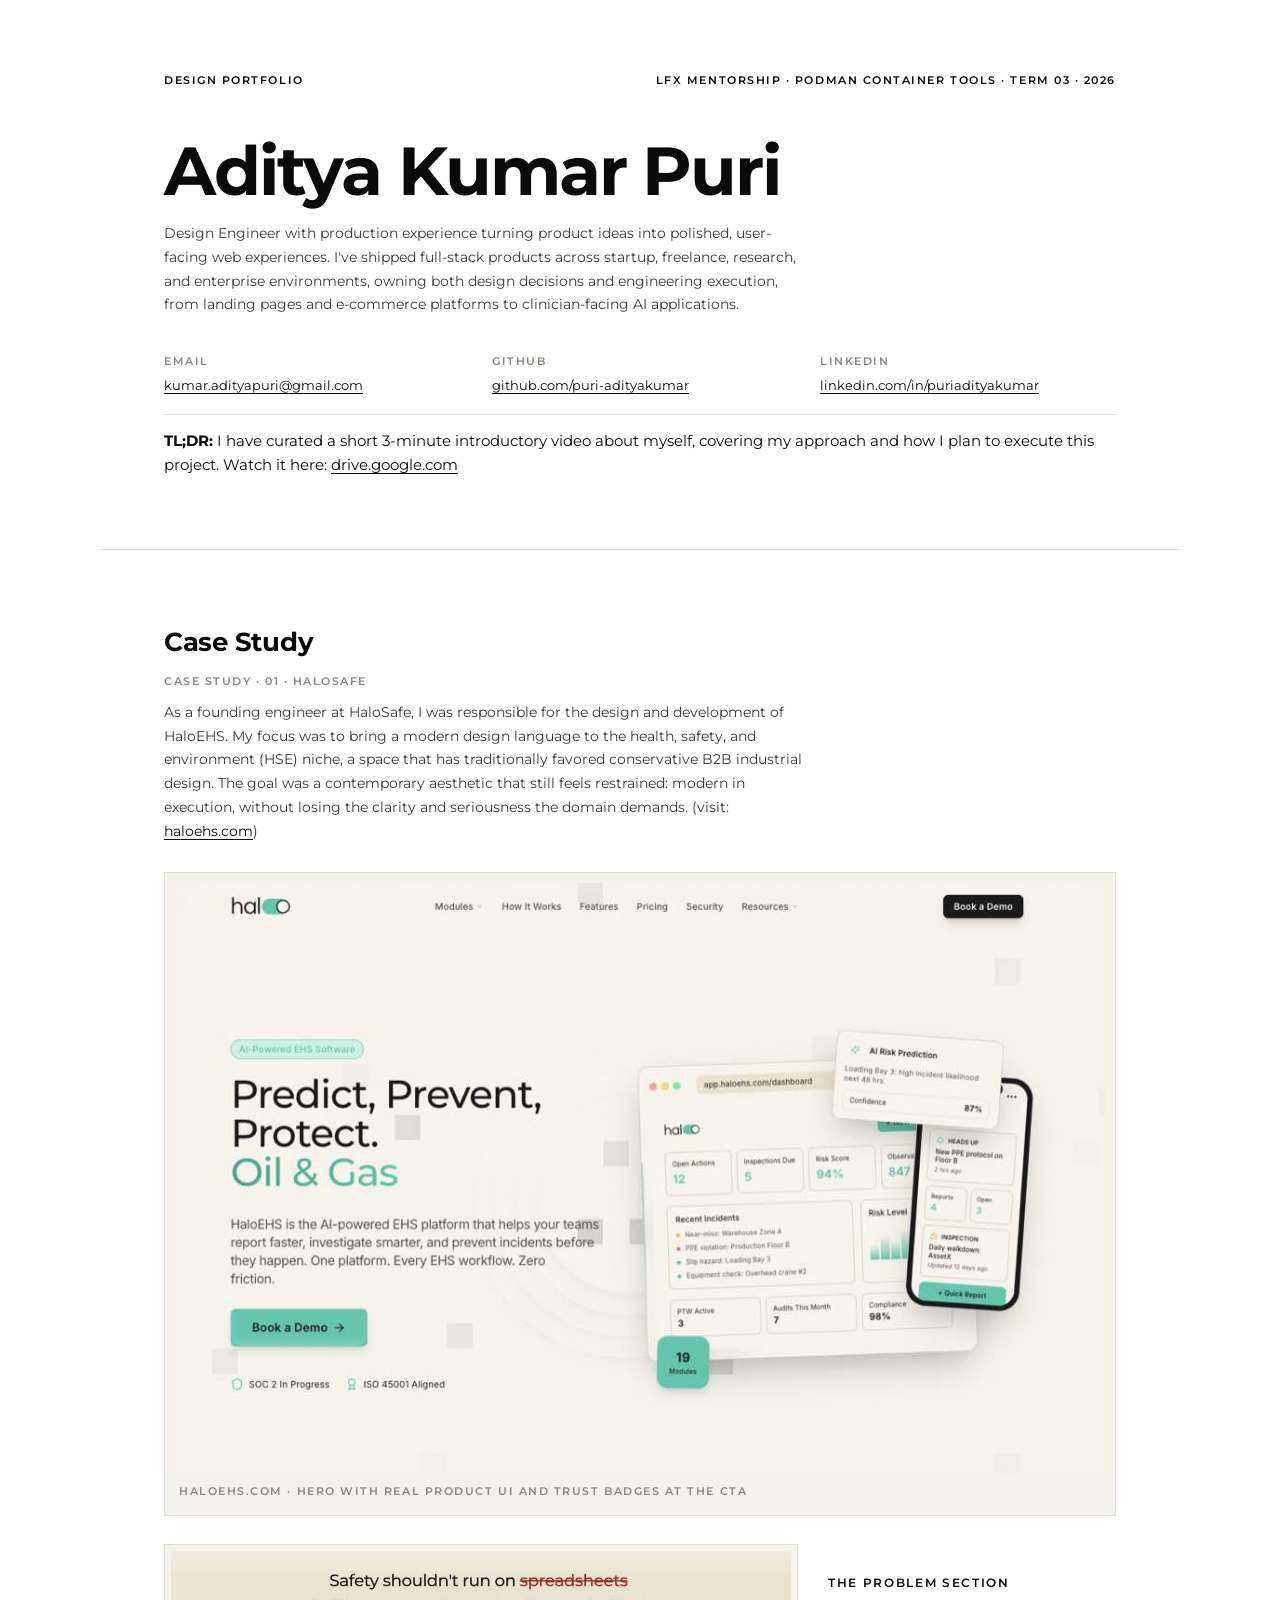
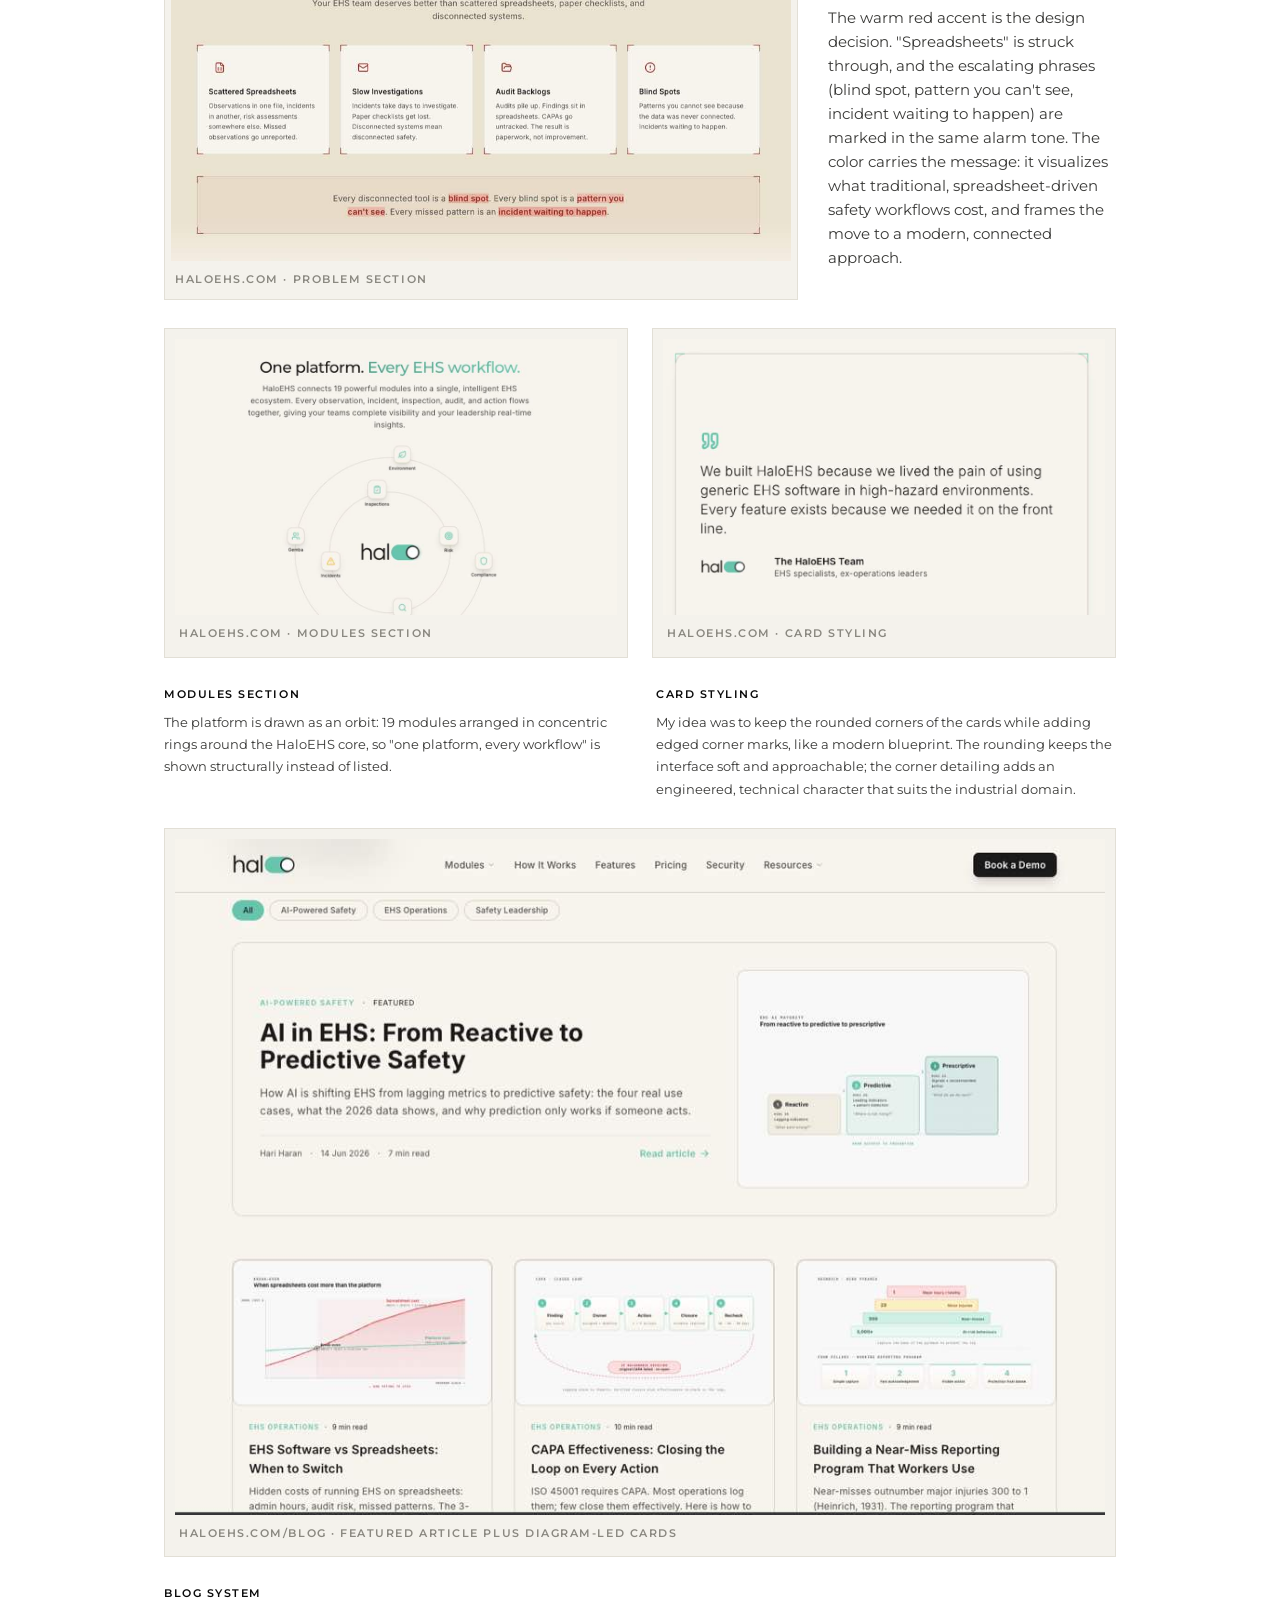
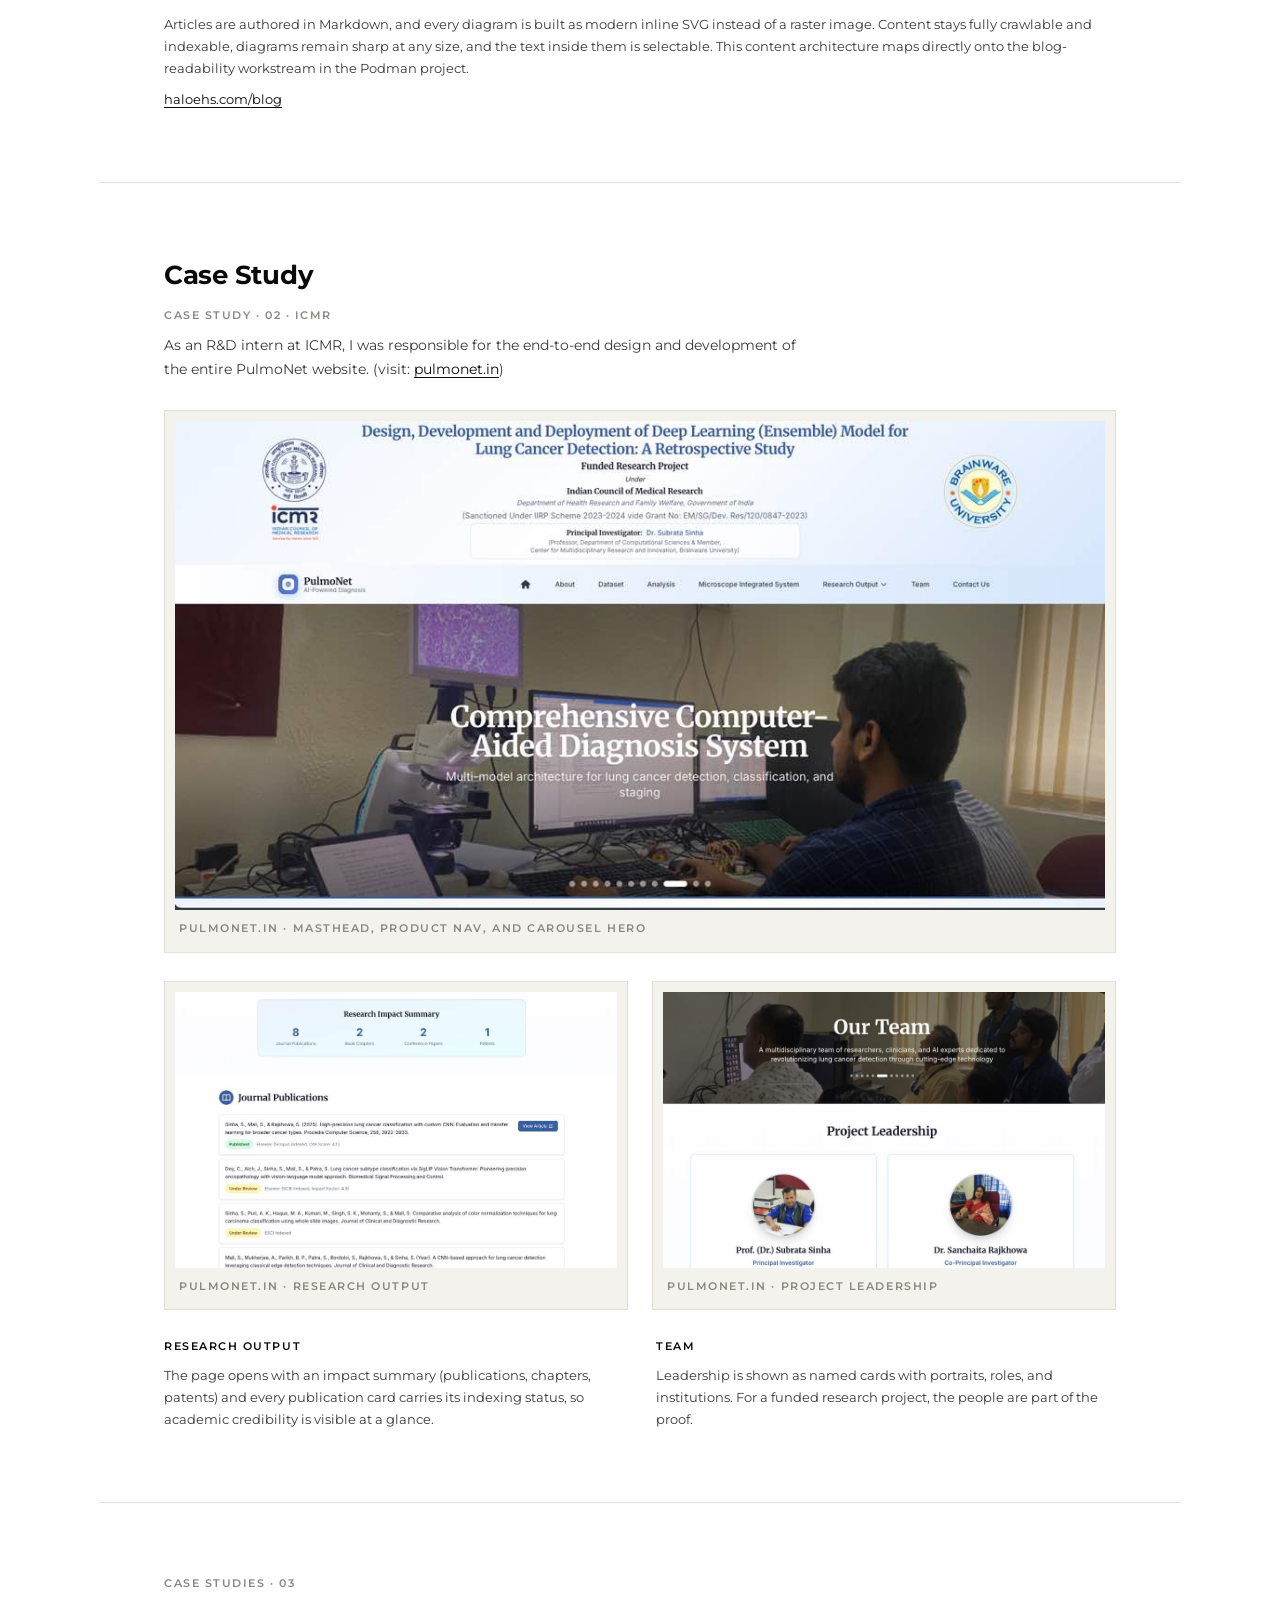
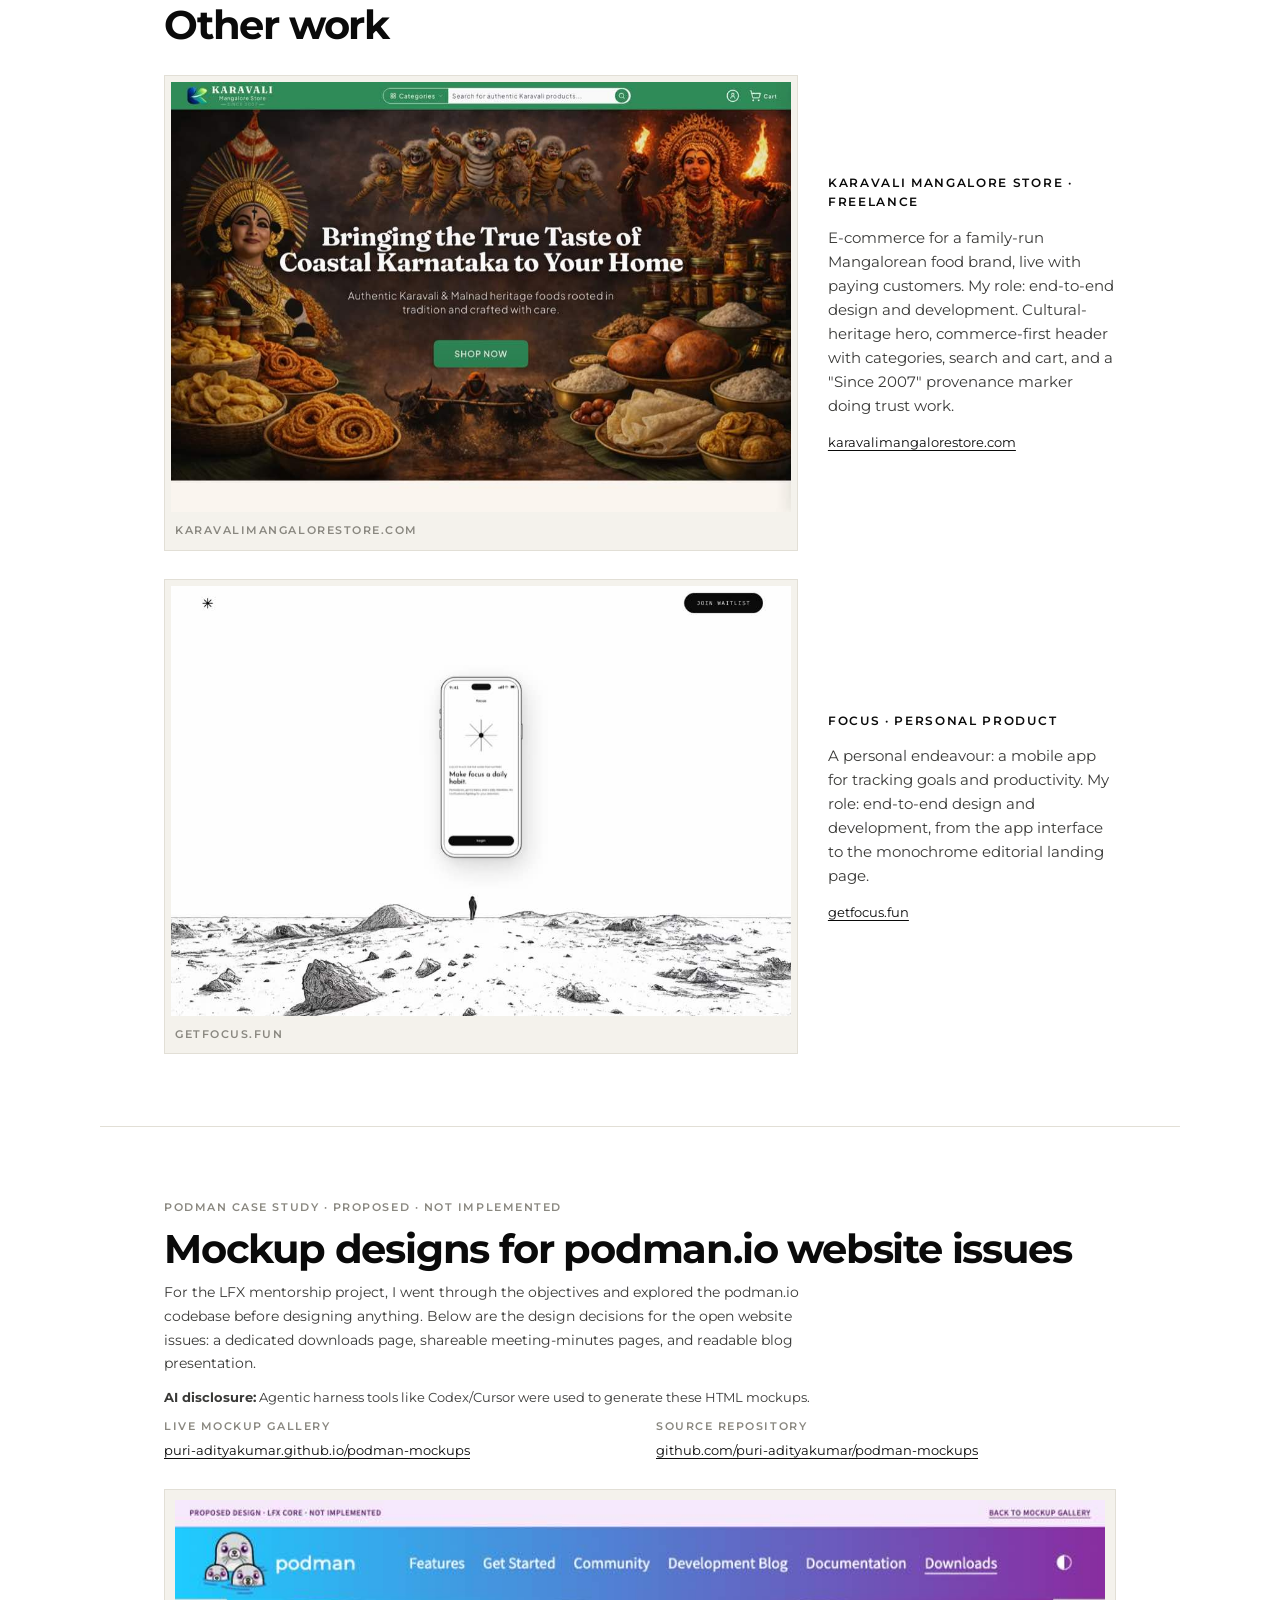
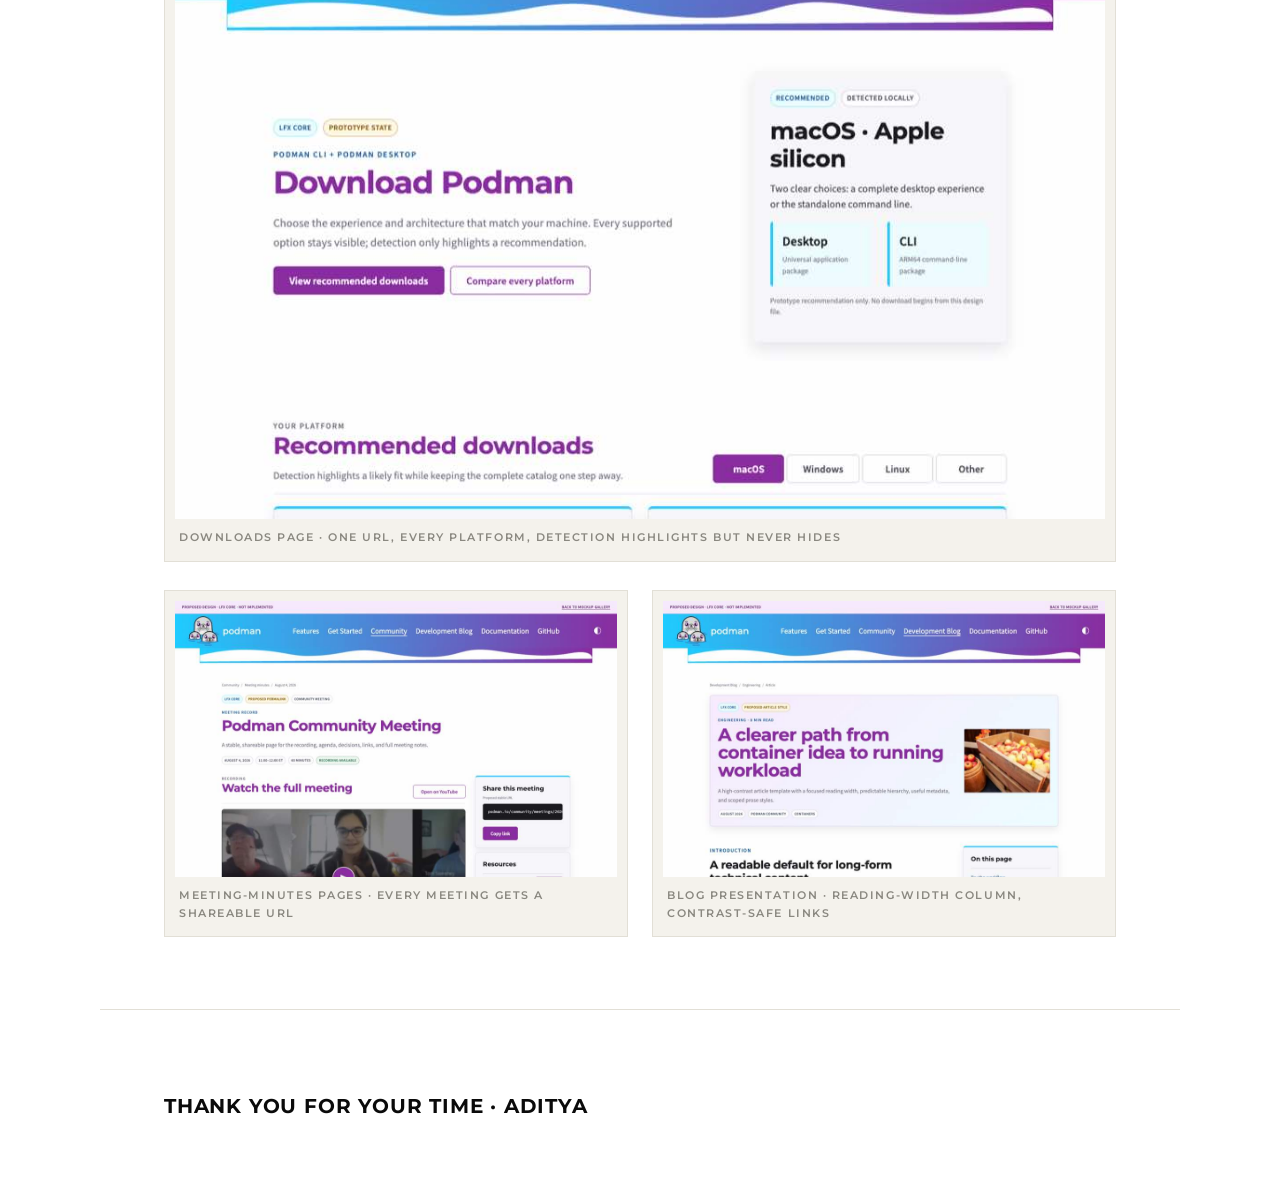
<file: portfolio/index.html>
<!doctype html>
<html lang="en">
<head>
<meta charset="utf-8" />
<meta name="viewport" content="width=device-width, initial-scale=1" />
<title>Aditya Kumar · Design Portfolio · LFX 2026</title>
<link rel="preconnect" href="https://fonts.googleapis.com" />
<link rel="preconnect" href="https://fonts.gstatic.com" crossorigin />
<link href="https://fonts.googleapis.com/css2?family=Montserrat:ital,wght@0,400;0,500;0,600;0,700;0,800;1,400&display=swap" rel="stylesheet" />
<link rel="stylesheet" href="styles.css" />
</head>
<body>

<!-- ═══════════════════ P1 · INTRO ═══════════════════ -->
<section class="page cover">
  <header class="topline">
    <span class="label">Design Portfolio</span>
    <span class="label">LFX Mentorship · Podman Container Tools · Term 03 · 2026</span>
  </header>
  <div class="cover-mid">
    <h1>Aditya Kumar Puri</h1>
    <p class="lede">Design Engineer with production experience turning product ideas into polished,
    user-facing web experiences. I've shipped full-stack products across startup, freelance,
    research, and enterprise environments, owning both design decisions and engineering execution,
    from landing pages and e-commerce platforms to clinician-facing AI applications.</p>
  </div>
  <footer class="cover-foot">
    <div class="contact-grid">
      <div><p class="label muted">Email</p><p class="mono"><a href="mailto:kumar.adityapuri@gmail.com">kumar.adityapuri@gmail.com</a></p></div>
      <div><p class="label muted">GitHub</p><p class="mono"><a href="https://github.com/puri-adityakumar">github.com/puri-adityakumar</a></p></div>
      <div><p class="label muted">LinkedIn</p><p class="mono"><a href="https://www.linkedin.com/in/puriadityakumar">linkedin.com/in/puriadityakumar</a></p></div>
    </div>
    <p class="tldr-note"><strong>TL;DR:</strong> I have curated a short 3-minute introductory
    video about myself, covering my approach and how I plan to execute this project.
    Watch it here: <a href="https://drive.google.com/file/d/1LAq_VCwD8arWkGdHkmXxqslu7iwfVg6z/view?usp=sharing">drive.google.com</a></p>
  </footer>
</section>

<!-- ═══════════════════ P2 · CASE STUDY · HALOEHS ═══════════════════ -->
<section class="page">
  <header class="sec-head">
    <p class="case-kicker">Case Study</p>
    <p class="label muted">Case study · 01 · HALOSAFE</p>
    <p class="lede">As a founding engineer at HaloSafe, I was responsible for the design and
    development of HaloEHS. My focus was to bring a modern design language to the health,
    safety, and environment (HSE) niche, a space that has traditionally favored conservative
    B2B industrial design. The goal was a contemporary aesthetic that still feels restrained:
    modern in execution, without losing the clarity and seriousness the domain demands.
    (visit: <a href="https://haloehs.com/">haloehs.com</a>)</p>
  </header>

  <figure class="shot">
    <img src="assets/haloehs.jpg" alt="HaloEHS landing hero with floating product dashboard" />
    <figcaption class="label muted">haloehs.com · hero with real product UI and trust badges at the CTA</figcaption>
  </figure>

  <article class="project">
    <figure class="shot"><img src="assets/haloehs-problem.jpg" alt="HaloEHS problem section: Safety shouldn't run on spreadsheets" />
      <figcaption class="label muted">haloehs.com · problem section</figcaption></figure>
    <div class="project-meta">
      <p class="label">The problem section</p>
      <p class="body">The warm red accent is the design decision. "Spreadsheets" is struck
      through, and the escalating phrases (blind spot, pattern you can't see, incident
      waiting to happen) are marked in the same alarm tone. The color carries the message:
      it visualizes what traditional, spreadsheet-driven safety workflows cost, and frames
      the move to a modern, connected approach.</p>
    </div>
  </article>

  <div class="duo">
    <figure class="shot"><img src="assets/haloehs-modules.jpg" alt="HaloEHS modules orbiting one platform" />
      <figcaption class="label muted">haloehs.com · modules section</figcaption></figure>
    <figure class="shot"><img src="assets/haloehs-blueprint.jpg" alt="HaloEHS quote card with rounded corners and blueprint-style edge marks" />
      <figcaption class="label muted">haloehs.com · card styling</figcaption></figure>
  </div>

  <div class="twocol">
    <div>
      <p class="label">Modules section</p>
      <p class="body">The platform is drawn as an orbit: 19 modules arranged in concentric
      rings around the HaloEHS core, so "one platform, every workflow" is shown
      structurally instead of listed.</p>
    </div>
    <div>
      <p class="label">Card styling</p>
      <p class="body">My idea was to keep the rounded corners of the cards while adding
      edged corner marks, like a modern blueprint. The rounding keeps the interface soft
      and approachable; the corner detailing adds an engineered, technical character that
      suits the industrial domain.</p>
    </div>
  </div>


  <figure class="shot"><img src="assets/haloehs-blog.jpg" alt="HaloEHS blog with featured article and diagram-driven article cards" />
    <figcaption class="label muted">haloehs.com/blog · featured article plus diagram-led cards</figcaption></figure>

  <div>
    <p class="label">Blog system</p>
    <p class="body" style="margin-top: 10px">Articles are authored in Markdown, and every diagram is built as
    modern inline SVG instead of a raster image. Content stays fully crawlable and
    indexable, diagrams remain sharp at any size, and the text inside them is
    selectable. This content architecture maps directly onto the blog-readability
    workstream in the Podman project.</p>
    <p class="mono" style="margin-top: 10px"><a href="https://haloehs.com/blog">haloehs.com/blog</a></p>
  </div>

</section>

<!-- ═══════════════════ P3 · CASE STUDY · PULMONET ═══════════════════ -->
<section class="page">
  <header class="sec-head">
    <p class="case-kicker">Case Study</p>
    <p class="label muted">Case study · 02 · ICMR</p>
    <p class="lede">As an R&amp;D intern at ICMR, I was responsible for the end-to-end design
    and development of the entire PulmoNet website.
    (visit: <a href="https://www.pulmonet.in/">pulmonet.in</a>)</p>
  </header>

  <figure class="shot">
    <img src="assets/pulmonet.jpg" alt="PulmoNet homepage with institutional masthead and team photo hero" />
    <figcaption class="label muted">pulmonet.in · masthead, product nav, and carousel hero</figcaption>
  </figure>

  <div class="duo">
    <figure class="shot"><img src="assets/pulmonet-research.jpg" alt="PulmoNet research output page with impact summary" />
      <figcaption class="label muted">pulmonet.in · research output</figcaption></figure>
    <figure class="shot"><img src="assets/pulmonet-team.jpg" alt="PulmoNet team page with leadership cards" />
      <figcaption class="label muted">pulmonet.in · project leadership</figcaption></figure>
  </div>

  <div class="twocol">
    <div>
      <p class="label">Research output</p>
      <p class="body">The page opens with an impact summary (publications, chapters,
      patents) and every publication card carries its indexing status, so academic
      credibility is visible at a glance.</p>
    </div>
    <div>
      <p class="label">Team</p>
      <p class="body">Leadership is shown as named cards with portraits, roles, and
      institutions. For a funded research project, the people are part of the proof.</p>
    </div>
  </div>
</section>

<!-- ═══════════════════ P4 · MORE SHIPPED WORK ═══════════════════ -->
<section class="page">
  <header class="sec-head">
    <p class="label muted">Case studies · 03</p>
    <h2>Other work</h2>
  </header>

  <article class="project">
    <figure class="shot"><img src="assets/karavali.jpg" alt="Karavali Mangalore Store homepage" />
      <figcaption class="label muted">karavalimangalorestore.com</figcaption></figure>
    <div class="project-meta">
      <p class="label">Karavali Mangalore Store · Freelance</p>
      <p class="body">E-commerce for a family-run Mangalorean food brand, live with paying
      customers. My role: end-to-end design and development. Cultural-heritage hero,
      commerce-first header with categories, search and cart, and a "Since 2007"
      provenance marker doing trust work.</p>
      <p class="mono"><a href="https://www.karavalimangalorestore.com/">karavalimangalorestore.com</a></p>
    </div>
  </article>

  

  <article class="project">
    <figure class="shot"><img src="assets/focus.jpg" alt="Focus landing page" />
      <figcaption class="label muted">getfocus.fun</figcaption></figure>
    <div class="project-meta">
      <p class="label">Focus · Personal product</p>
      <p class="body">A personal endeavour: a mobile app for tracking goals and
      productivity. My role: end-to-end design and development, from the app interface
      to the monochrome editorial landing page.</p>
      <p class="mono"><a href="https://www.getfocus.fun">getfocus.fun</a></p>
    </div>
  </article>
</section>

<!-- ═══════════════════ PODMAN · MOCKUPS ═══════════════════ -->
<section class="page">
  <header class="sec-head">
    <p class="label muted">Podman case study · Proposed · not implemented</p>
    <h2>Mockup designs for podman.io website issues</h2>
    <p class="lede">For the LFX mentorship project, I went through the objectives and
    explored the podman.io codebase before designing anything. Below are the
    design decisions for the open website issues: a dedicated downloads page,
    shareable meeting-minutes pages, and readable blog presentation.</p>
    <p class="body"><strong>AI disclosure:</strong> Agentic harness tools like Codex/Cursor were used to generate these HTML mockups.</p>
    <div class="contact-grid">
      <div><p class="label muted">Live mockup gallery</p><p class="mono"><a href="https://puri-adityakumar.github.io/podman-mockups/">puri-adityakumar.github.io/podman-mockups</a></p></div>
      <div><p class="label muted">Source repository</p><p class="mono"><a href="https://github.com/puri-adityakumar/podman-mockups">github.com/puri-adityakumar/podman-mockups</a></p></div>
    </div>
  </header>

  <figure class="shot">
    <img src="assets/mockup-downloads.jpg" alt="Proposed downloads page with OS detection and full platform catalog" />
    <figcaption class="label muted">Downloads page · one URL, every platform, detection highlights but never hides</figcaption>
  </figure>

  <div class="duo">
    <figure class="shot">
      <img src="assets/mockup-meeting-permalink.jpg" alt="Proposed meeting-minutes page with stable URL" />
      <figcaption class="label muted">Meeting-minutes pages · every meeting gets a shareable URL</figcaption>
    </figure>
    <figure class="shot">
      <img src="assets/mockup-blog-presentation.jpg" alt="Proposed blog article styling with reading-width column" />
      <figcaption class="label muted">Blog presentation · reading-width column, contrast-safe links</figcaption>
    </figure>
  </div>

</section>

<!-- ═══════════════════ P8 · CLOSING ═══════════════════ -->
<section class="page">
  <div class="closing">
    <p class="label thanks">Thank you for your time · Aditya</p>
  </div>
</section>

</body>
</html>
</file>
<file: portfolio/styles.css>
/* Portfolio — design system ported from focus-landing (src/components/waitlist/theme.module.css)
   Pure monochrome: near-black ink on white paper. Serif display + mono body.
   Hairlines, uppercase micro-labels, tiered widths. Print-first (A4). */

:root {
  --ink: #0a0a0a;
  --ink-soft: #3a3a38;
  --muted: #8a8880;
  --paper: #ffffff;
  --slot: #f4f2ec;
  --faint: #ece9e0;
  --hairline: #e2dfd6;

  --font-display: "Montserrat", "Helvetica Neue", Arial, sans-serif;
  --font-body: "Montserrat", "Helvetica Neue", Arial, sans-serif;

  --column: 640px;
  --content: 1080px;
  --pad-x: clamp(20px, 5vw, 64px);
  --space-section: clamp(40px, 6vw, 72px);
}

* { box-sizing: border-box; margin: 0; padding: 0; }

html, body { background: var(--paper); color: var(--ink); }

body {
  font-family: var(--font-body);
  font-size: 13px;
  line-height: 1.6;
  -webkit-font-smoothing: antialiased;
}

/* ---------- Type ---------- */
h1, h2 { font-family: var(--font-display); font-weight: 700; letter-spacing: -0.03em; }
h1 { font-size: clamp(44px, 7vw, 68px); line-height: 1.05; }
h2 { font-size: clamp(28px, 4vw, 40px); line-height: 1.1; }
.subhead { font-family: var(--font-display); font-weight: 700; font-size: clamp(16px, 2vw, 20px); line-height: 1.4; color: var(--ink); }
.case-kicker { font-family: var(--font-display); font-weight: 700; font-size: clamp(20px, 2.6vw, 26px); letter-spacing: -0.01em; }

.label {
  font-size: 11px;
  letter-spacing: 0.14em;
  text-transform: uppercase;
  font-weight: 600;
}
.muted { color: var(--muted); }
.mono { font-family: var(--font-body); }
.body { color: var(--ink-soft); font-size: 13px; line-height: 1.7; }
.lede { color: var(--ink-soft); font-size: 14px; line-height: 1.7; max-width: 72ch; }
.link { color: var(--ink); text-decoration: underline; text-underline-offset: 3px; }
a { color: var(--ink); text-decoration: underline; text-underline-offset: 3px; }
.mono a, .contact-grid a { color: var(--ink); text-decoration: underline; text-underline-offset: 3px; }

/* ---------- Page scaffolding (print: one .page ≈ one A4) ---------- */
.page {
  max-width: var(--content);
  margin: 0 auto;
  padding: var(--space-section) var(--pad-x);
  border-bottom: 1px solid var(--hairline);
  display: flex;
  flex-direction: column;
  gap: 28px;
}
.page:last-child { border-bottom: none; }

/* ---------- Cover ---------- */
.cover { justify-content: flex-start; gap: 0; }
.topline, .sec-head { display: flex; flex-direction: column; gap: 10px; }
.topline { flex-direction: row; justify-content: space-between; }
.cover-mid {
  display: flex;
  flex-direction: column;
  gap: 16px;
  margin: clamp(28px, 5vh, 56px) 0 clamp(24px, 4vh, 44px);
}

.contact-grid {
  display: grid;
  grid-template-columns: repeat(auto-fit, minmax(180px, 1fr));
  gap: 20px 32px;
}
.contact-grid p:first-child { margin-bottom: 4px; }

/* ---------- Figures ---------- */
.shot {
  border: 1px solid var(--hairline);
  background: var(--slot);
  padding: 10px;
  display: flex;
  flex-direction: column;
  gap: 8px;
}
.shot img { display: block; width: 100%; height: auto; }
.shot figcaption { padding: 2px 4px 4px; }
.shot.small img { max-height: 380px; object-fit: cover; object-position: top; }

.shot.placeholder {
  min-height: 260px;
  align-items: center;
  justify-content: center;
  border-style: dashed;
  background:
    repeating-linear-gradient(45deg, transparent 0 12px, var(--faint) 12px 13px),
    var(--slot);
}

/* ---------- Stats / columns / principles ---------- */
.stat-row {
  display: grid;
  grid-template-columns: repeat(auto-fit, minmax(140px, 1fr));
  gap: 1px;
  background: var(--hairline);
  border: 1px solid var(--hairline);
}
.stat { background: var(--paper); padding: 18px 16px; display: flex; flex-direction: column; gap: 6px; }
.stat strong { font-family: var(--font-display); font-size: 30px; font-weight: 700; }

.twocol { display: grid; grid-template-columns: 1fr 1fr; gap: 32px; }
.twocol .label, .principles .label { display: block; margin-bottom: 8px; }

.principles { display: grid; grid-template-columns: repeat(3, 1fr); gap: 24px; }
.principle { border-top: 1px solid var(--ink); padding-top: 12px; }

.duo { display: grid; grid-template-columns: 1fr 1fr; gap: 24px; }
.duo .shot img { aspect-ratio: 16 / 10; object-fit: cover; object-position: top; }

/* ---------- Projects ---------- */
.project {
  display: grid;
  grid-template-columns: 2.2fr 1fr;
  gap: 30px;
  align-items: center;
}
.project .shot { padding: 6px; }
.project-meta { display: flex; flex-direction: column; gap: 14px; }
.project-meta .label { font-size: 12px; }
.project-meta .body { font-size: 15px; line-height: 1.6; }
.project .placeholder { min-height: 220px; }

/* ---------- Closing ---------- */
.closing { display: flex; flex-direction: column; gap: 18px; }
.closing-head { max-width: 18ch; }
.thanks { margin-top: 8px; font-size: 20px; font-weight: 700; letter-spacing: 0.04em; color: var(--ink); }

/* ---------- Print → PDF ---------- */
@page { size: A4; margin: 10mm 12mm; }
@media print {
  body { font-size: 11px; }

  .page {
    /* Continuous flow — no forced full-page sections (avoids empty cover + mid-cuts) */
    break-after: auto;
    break-before: auto;
    border-bottom: none;
    min-height: 0 !important;
    height: auto !important;
    padding: 0 0 10mm;
    max-width: none;
    gap: 12px;
  }
  .page + .page {
    border-top: 1px solid var(--hairline);
    padding-top: 8mm;
  }

  /* Compact cover: no full-page stretch / no footer pinned to bottom */
  .cover {
    min-height: 0 !important;
    justify-content: flex-start;
    gap: 18px;
    padding-bottom: 8mm;
  }
  .cover-mid {
    margin: 12px 0 8px;
  }
  .cover-foot {
    margin-top: 0;
  }
  .tldr-note {
    margin-top: 12px;
    padding-top: 10px;
  }
  .closing {
    break-before: avoid;
    padding-top: 6mm;
  }

  /* Keep atomic blocks on one page; avoid mid-figure cuts */
  .shot,
  .stat-row,
  .project,
  .principle,
  .duo,
  .twocol,
  .sec-head,
  .contact-grid {
    break-inside: avoid;
    page-break-inside: avoid;
  }
  figcaption {
    break-before: avoid;
    page-break-before: avoid;
  }

  /* Show full screenshots (no crop) and size them to fit the page */
  .shot img,
  .duo .shot img,
  .project .shot img,
  .shot.small img {
    max-height: 78mm;
    width: 100%;
    height: auto;
    aspect-ratio: auto;
    object-fit: contain;
    object-position: top;
  }
  .duo .shot img { max-height: 52mm; }
  .project .shot img { max-height: 46mm; }
  .shot.placeholder { min-height: 0; }

  a { color: var(--ink); text-decoration: underline; }
}

/* TLDR note under cover contact grid */
.tldr-note {
  font-family: var(--font-body);
  font-size: 15px;
  line-height: 1.6;
  margin-top: 18px;
  padding-top: 14px;
  border-top: 1px solid var(--hairline);
}
.tldr-note a { color: var(--ink); }
</file>
